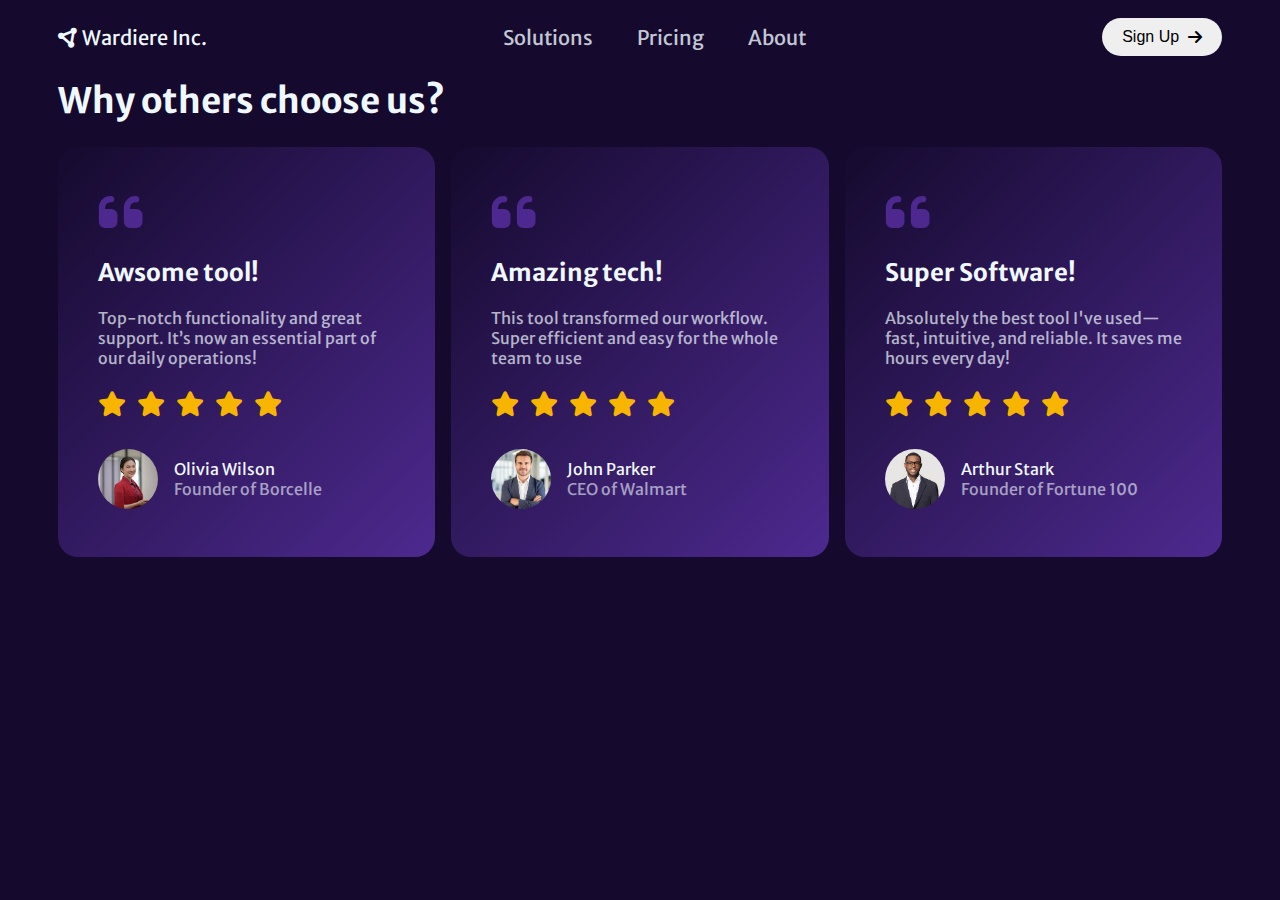
<file: index.html>
<!DOCTYPE html>
<html lang="en">
  <head>
    <meta charset="UTF-8" />
    <meta name="viewport" content="width=device-width, initial-scale=1.0" />
    <link
      rel="stylesheet"
      href="https://cdnjs.cloudflare.com/ajax/libs/font-awesome/6.5.0/css/all.min.css"
    />
    <link rel="stylesheet" href="./CSS/SignUp.css" />
    <title>Document</title>
  </head>
  <body>
    <!-- <h2>Sign Up Home Page testing</h2> -->
    <div class="header">
      <div class="menu left__option">
        <i class="fa-solid fa-circle-nodes"></i> <span>Wardiere Inc.</span>
      </div>

      <div class="menu center__option">
        <span>Solutions</span>
        <span>Pricing</span>
        <span>About</span>
      </div>

      <button class="sign__up-button">
        Sign Up &nbsp; <i class="fa-solid fa-arrow-right"></i>
      </button>
    </div>

    <div class="section">
      <h1 class="h1">Why others choose us?</h1>
      <div class="cards">
        <div class="card left__card">
          <i class="fas fa-quote-right fa-rotate-180" id="comma"></i>
          <h2>Awsome tool!</h2>
          <p class="info">
            Top-notch functionality and great support. It’s now an essential part
            of our daily operations!
          </p>

          <div class="star__rating">
            <i class="fas fa-star"></i>
            <i class="fas fa-star"></i>
            <i class="fas fa-star"></i>
            <i class="fas fa-star"></i>
            <i class="fas fa-star"></i>
          </div>
          <div class="profile">
            <div class="profile__pic">
              <img src="./Assets/Olivia.jpg" class="image" />
            </div>

            <div class="bio__data">
              <span class="name">Olivia Wilson</span>
              <span class="role">Founder of Borcelle</span>
            </div>
          </div>
        </div>

        <div class="card center__card">
          <i class="fas fa-quote-right fa-rotate-180" id="comma"></i>
          <h2>Amazing tech!</h2>
          <p class="info">
            This tool transformed our workflow. Super efficient and easy for the
            whole team to use
          </p>

          <div class="star__rating">
            <i class="fas fa-star"></i>
            <i class="fas fa-star"></i>
            <i class="fas fa-star"></i>
            <i class="fas fa-star"></i>
            <i class="fas fa-star"></i>
          </div>

          <div class="profile">
            <div class="profile__pic">
              <img src="./Assets/john.jpg" class="image" />
            </div>

            <div class="bio__data">
              <span class="name">John Parker</span>
              <span class="role">CEO of Walmart</span>
            </div>
          </div>
        </div>

        <div class="card right__card">
          <i class="fas fa-quote-right fa-rotate-180" id="comma"></i>
          <h2>Super Software!</h2>
          <p class="info">
            Absolutely the best tool I've used—fast, intuitive, and reliable. It
            saves me hours every day!
          </p>

          <div class="star__rating">
            <i class="fas fa-star"></i>
            <i class="fas fa-star"></i>
            <i class="fas fa-star"></i>
            <i class="fas fa-star"></i>
            <i class="fas fa-star"></i>
          </div>

          <div class="profile">
            <div class="profile__pic">
              <img src="./Assets/Arthur.jpg" class="image" />
            </div>

            <div class="bio__data">
              <span class="name">Arthur Stark</span>
              <span class="role">Founder of Fortune 100</span>
            </div>
          </div>
        </div>
      </div>
    </div>
  </body>
</html>
</file>
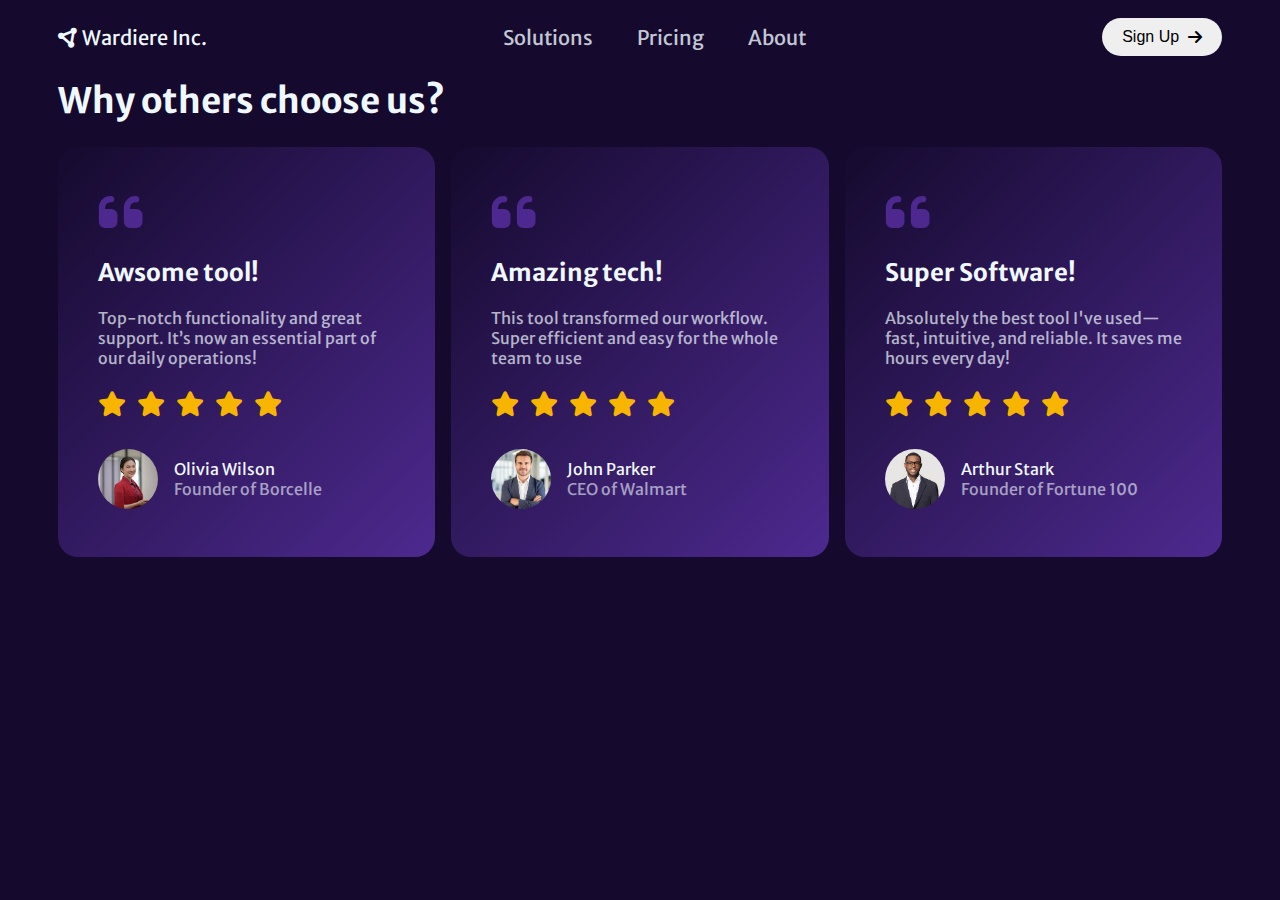
<file: SignUp.html>
<!DOCTYPE html>
<html lang="en">
  <head>
    <meta charset="UTF-8" />
    <meta name="viewport" content="width=device-width, initial-scale=1.0" />
    <link
      rel="stylesheet"
      href="https://cdnjs.cloudflare.com/ajax/libs/font-awesome/6.5.0/css/all.min.css"
    />
    <link rel="stylesheet" href="../CSS/SignUp.css" />
    <title>Document</title>
  </head>
  <body>
    <!-- <h2>Sign Up Home Page testing</h2> -->
    <div class="header">
      <div class="menu left__option">
        <i class="fa-solid fa-circle-nodes"></i> <span>Wardiere Inc.</span>
      </div>

      <div class="menu center__option">
        <span>Solutions</span>
        <span>Pricing</span>
        <span>About</span>
      </div>

      <button class="sign__up-button">
        Sign Up &nbsp; <i class="fa-solid fa-arrow-right"></i>
      </button>
    </div>

    <div class="section">
      <h1 class="h1">Why others choose us?</h1>
      <div class="cards">
        <div class="card left__card">
          <i class="fas fa-quote-right fa-rotate-180" id="comma"></i>
          <h2>Awsome tool!</h2>
          <p class="info">
            Top-notch functionality and great support. It’s now an essential part
            of our daily operations!
          </p>

          <div class="star__rating">
            <i class="fas fa-star"></i>
            <i class="fas fa-star"></i>
            <i class="fas fa-star"></i>
            <i class="fas fa-star"></i>
            <i class="fas fa-star"></i>
          </div>
          <div class="profile">
            <div class="profile__pic">
              <img src="./Assets/Olivia.jpg" class="image" />
            </div>

            <div class="bio__data">
              <span class="name">Olivia Wilson</span>
              <span class="role">Founder of Borcelle</span>
            </div>
          </div>
        </div>

        <div class="card center__card">
          <i class="fas fa-quote-right fa-rotate-180" id="comma"></i>
          <h2>Amazing tech!</h2>
          <p class="info">
            This tool transformed our workflow. Super efficient and easy for the
            whole team to use
          </p>

          <div class="star__rating">
            <i class="fas fa-star"></i>
            <i class="fas fa-star"></i>
            <i class="fas fa-star"></i>
            <i class="fas fa-star"></i>
            <i class="fas fa-star"></i>
          </div>

          <div class="profile">
            <div class="profile__pic">
              <img src="./Assets/john.jpg" class="image" />
            </div>

            <div class="bio__data">
              <span class="name">John Parker</span>
              <span class="role">CEO of Walmart</span>
            </div>
          </div>
        </div>

        <div class="card right__card">
          <i class="fas fa-quote-right fa-rotate-180" id="comma"></i>
          <h2>Super Software!</h2>
          <p class="info">
            Absolutely the best tool I've used—fast, intuitive, and reliable. It
            saves me hours every day!
          </p>

          <div class="star__rating">
            <i class="fas fa-star"></i>
            <i class="fas fa-star"></i>
            <i class="fas fa-star"></i>
            <i class="fas fa-star"></i>
            <i class="fas fa-star"></i>
          </div>

          <div class="profile">
            <div class="profile__pic">
              <img src="./Assets/Arthur.jpg" class="image" />
            </div>

            <div class="bio__data">
              <span class="name">Arthur Stark</span>
              <span class="role">Founder of Fortune 100</span>
            </div>
          </div>
        </div>
      </div>
    </div>
  </body>
</html>
</file>
<file: CSS/SignUp.css>
@import url('https://fonts.googleapis.com/css2?family=Merriweather+Sans:ital,wght@0,300..800;1,300..800&family=Noto+Sans:ital,wght@0,100..900;1,100..900&family=Roboto:ital,wght@0,100..900;1,100..900&display=swap');


:root{
    --primary-color: rgb(21, 10, 46);
    --text-style: "Merriweather Sans", sans-serif;
}

body{
    background: var(--primary-color);
    padding: 10px 50px 0px 50px;
    font-family: var(--text-style);
}
.header{
    font-size: 20px;
    display: flex;
    justify-content: space-between;
    align-items: center;
    
}
.menu{
    font-size: 20px;
    color: aliceblue;
}
.center__option span{
    margin-left: 20px;
    margin-right: 20px;
    opacity: 0.8;
}
.center__option span:hover{
    opacity: 1;
}

.menu:hover{
    cursor: pointer;
}
.sign__up-button{

    padding: 10px 20px;
  font-size: 16px;
  font-weight: 500;
  border: none;
  border-radius: 999px;
  cursor: pointer;
  text-decoration: none;
  display: inline-flex;
  align-items: center;
}
.sign__up-button:hover{
    cursor: pointer;
}

.section{
 
}
.section .h1{
    font-size: 35px;
    color: aliceblue;
    font-weight: bolder;
}

.cards{
    display: flex;
    flex-direction: row;
}
.card{
    /* border: 0.2rem solid gold; */
    width: 20rem;
    height: 330px;
    color: aliceblue;
    padding: 40px;
    border-radius: 20px;
    background: linear-gradient(135deg, rgb(21, 10, 46), #4d298f);

}
#comma{
    font-size: 50px;
    color: #4d298f;
}
.center__card{
    margin: 0rem 1rem 0rem 1rem;
}
.profile{
    display: flex;
    align-items: center;
    /* border: 0.2rem solid red; */
    gap: 16px;
    
}
.bio__data{
    display: flex;
    flex-direction: column;
    
}
.bio__data .name{
    font-size: 16px;
    /* border: 0.1rem solid greenyellow; */
    
}
.bio__data .role{
    /* border: 0.1rem solid greenyellow; */
    font-size: 16px;
    opacity: .6;
}

.profile__pic{
    width: 60px;
    height: 60px;
    
}
.image{
    width: 100%;
    height: 100%;
    border-radius: 50%;
    object-fit: cover;
   
}

.star__rating{
    display: inline-block;
    margin: .5rem 0rem 2rem 0rem;
}
.star__rating i{
    color: #f8b500;
    font-size: 25px;
    margin-right: 8px;
}
.info{
    opacity: .7;
}
</file>
